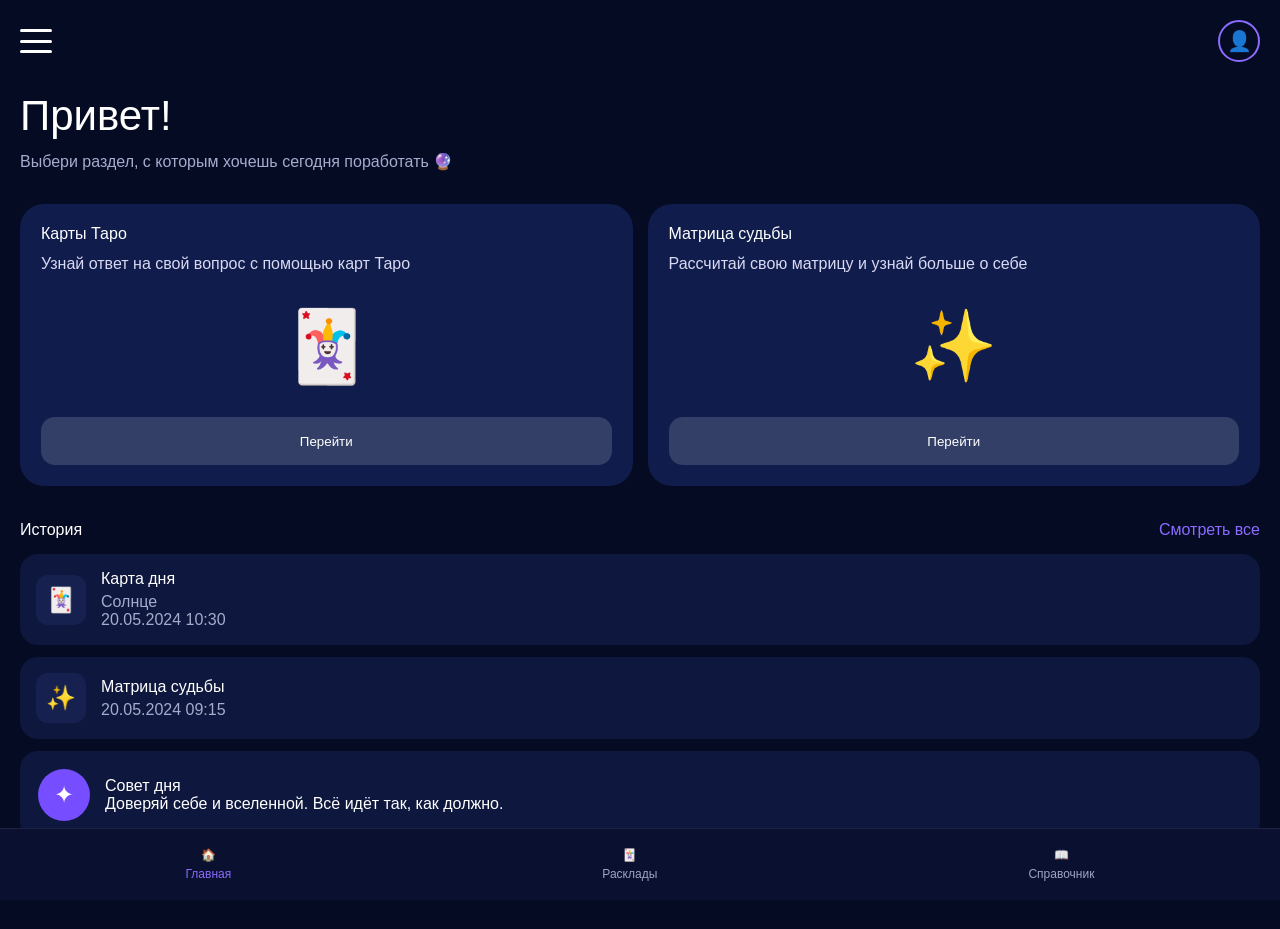
<file: taroGUI/template/index.html>
<!DOCTYPE html>
<html lang="ru">
<head>
<meta charset="UTF-8">
<meta name="viewport" content="width=device-width, initial-scale=1.0">

<title>Таро и Матрица Судьбы</title>
<link rel="stylesheet" href="../static/css/reset.css">
<link rel="stylesheet" href="../static/css/index.css">
</head>
<body>

<div class="overlay" id="overlay"></div>

<aside class="sidebar" id="sidebar">

    <h2>🔮 Меню</h2>

    <a href="#">Главная</a>
    <a href="./tarot.html">Карты Таро</a>
    <a href="./matrix.html">Матрица судьбы</a>
    <a href="./history.html">История</a>
    <a href="#">Справочник</a>
    <a href="#">Настройки</a>

</aside>

<div class="app">

    <header class="header">

        <button class="burger" id="burger">

            <span></span>
            <span></span>
            <span></span>

        </button>

        <div class="profile-btn">
            👤
        </div>

    </header>

    <section class="greeting">

        <h1>Привет!</h1>

        <p>
            Выбери раздел, с которым хочешь
            сегодня поработать 🔮
        </p>

    </section>

    <section class="cards">

        <div class="card tarot">

            <h2>Карты Таро</h2>

            <p>
                Узнай ответ на свой вопрос
                с помощью карт Таро
            </p>

            <div class="card-image">
                🃏
            </div>

            <button onclick="window.location.href='./tarot.html'">
                Перейти
            </button>

        </div>

        <div class="card matrix">

            <h2>Матрица судьбы</h2>

            <p>
                Рассчитай свою матрицу
                и узнай больше о себе
            </p>

            <div class="card-image">
                ✨
            </div>

            <button onclick="window.location.href='./matrix.html'">
                Перейти
            </button>

        </div>

    </section>

    <section class="history">

        <div class="history-header">

            <h2>История</h2>

            <a href="./history.html">Смотреть все</a>

        </div>

        <div class="history-item">

            <div class="history-icon">🃏</div>

            <div>

                <h3>Карта дня</h3>

                <p>Солнце</p>

                <span>20.05.2024 10:30</span>

            </div>

        </div>

        <div class="history-item">

            <div class="history-icon">✨</div>

            <div>

                <h3>Матрица судьбы</h3>

                <span>20.05.2024 09:15</span>

            </div>

        </div>

        <div class="tip-card">

            <div class="tip-icon">
                ✦
            </div>

            <div>

                <h3>Совет дня</h3>

                <p>
                    Доверяй себе и вселенной.
                    Всё идёт так, как должно.
                </p>

            </div>

        </div>

    </section>

</div>

<nav class="bottom-nav">

    <a href="#" class="active">
        🏠
        <span>Главная</span>
    </a>

    <a href="#">
        🃏
        <span>Расклады</span>
    </a>

    <a href="#">
        📖
        <span>Справочник</span>
    </a>

</nav>

<script src="../static/js/index.js"></script>

</body>
</html>
</file>
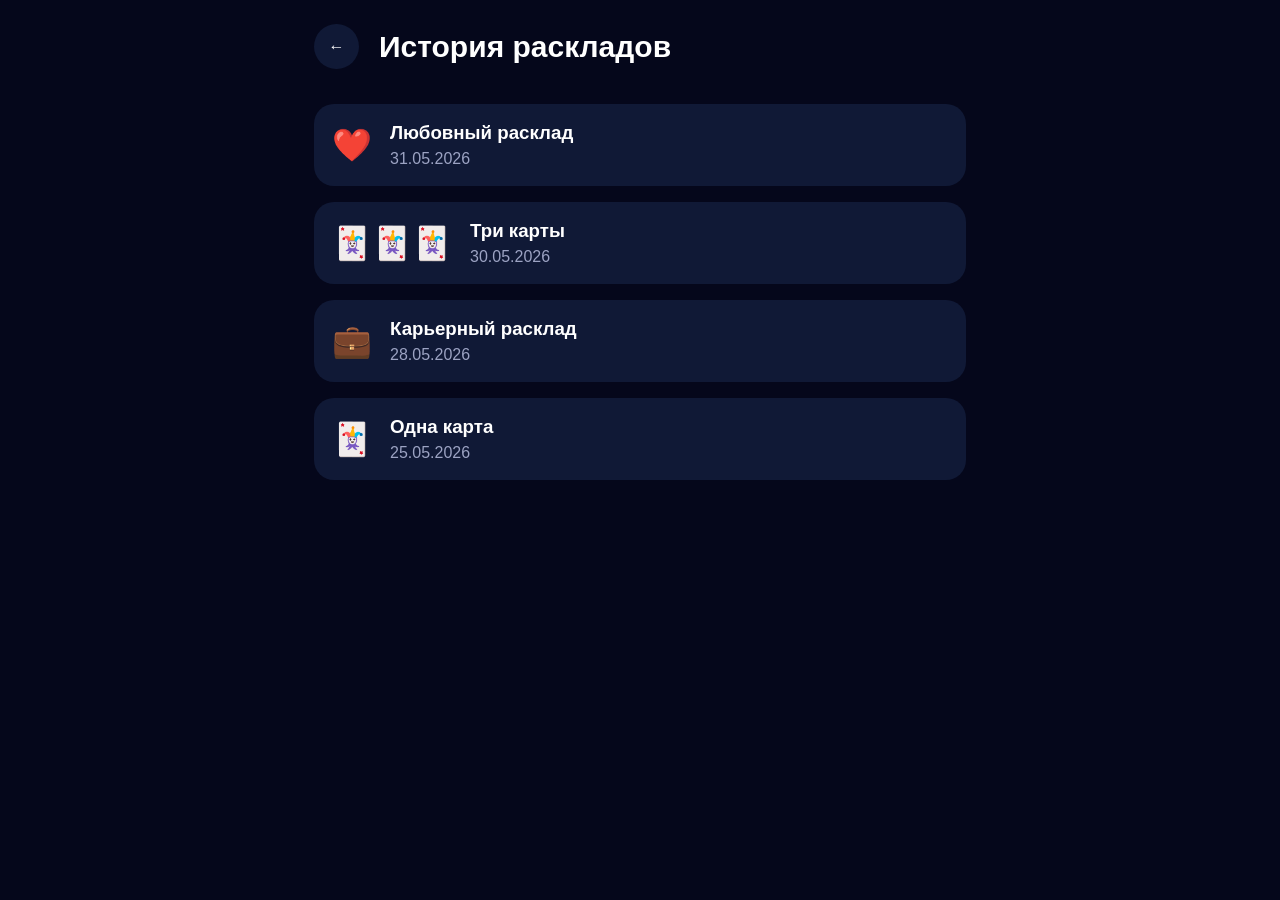
<file: taroGUI/template/history.html>
<!DOCTYPE html>
<html lang="ru">
<head>
    <meta charset="UTF-8">
    <meta name="viewport" content="width=device-width, initial-scale=1.0">
    <title>История раскладов</title>

    <link rel="stylesheet" href="../static/css/history.css">
</head>
<body>

<div class="container">

    <header class="header">

        <a href="./tarot.html" class="back-btn">
            ←
        </a>

        <h1>История раскладов</h1>

    </header>

    <section class="history-list">

        <div class="history-card"
            data-type="love"
            data-title="Любовный расклад"
            data-question="Что меня ждёт в отношениях?">

            <div class="history-icon">❤️</div>

            <div class="history-info">
                <h3>Любовный расклад</h3>
                <p>31.05.2026</p>
            </div>

        </div>

        <div class="history-card"
            data-type="three"
            data-title="Три карты"
            data-question="Что ждёт меня в ближайшем будущем?">

            <div class="history-icon">🃏🃏🃏</div>

            <div class="history-info">
                <h3>Три карты</h3>
                <p>30.05.2026</p>
            </div>

        </div>

        <div class="history-card">

            <div class="history-icon">
                💼
            </div>

            <div class="history-info">
                <h3>Карьерный расклад</h3>
                <p>28.05.2026</p>
            </div>

        </div>

        <div class="history-card">

            <div class="history-icon">
                🃏
            </div>

            <div class="history-info">
                <h3>Одна карта</h3>
                <p>25.05.2026</p>
            </div>

        </div>

    </section>

</div>
<script src="../static/js/history.js"></script>
</body>
</html>
</file>
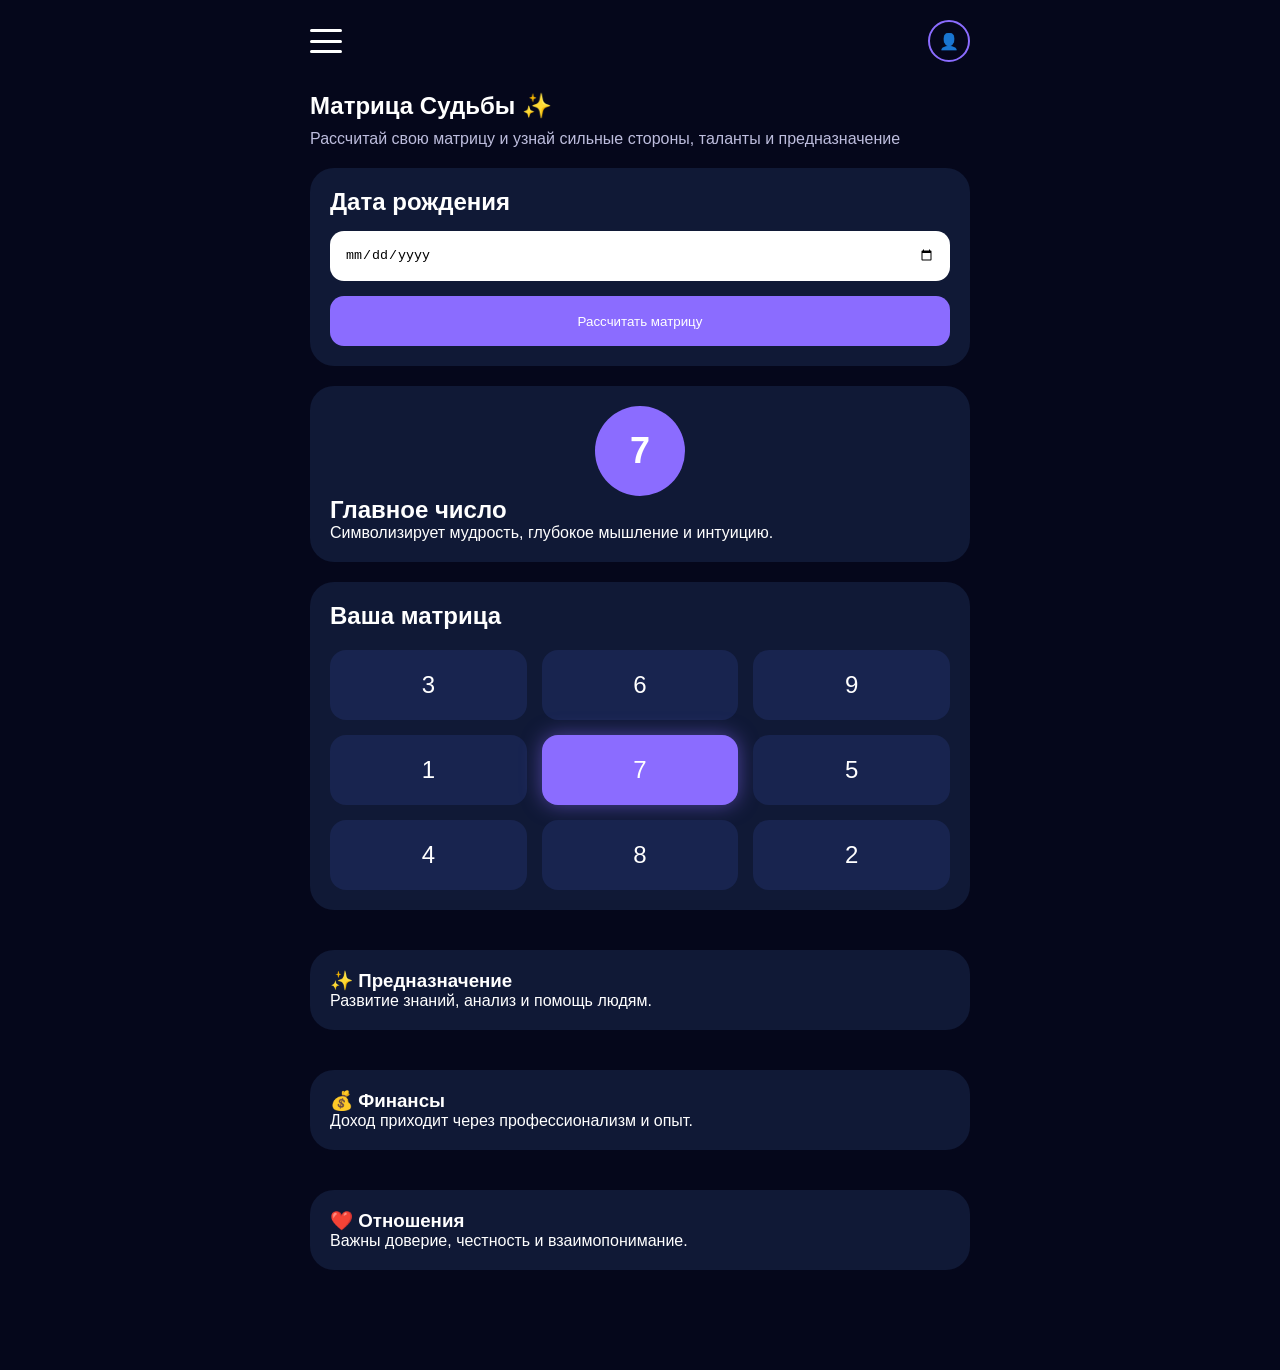
<file: taroGUI/template/matrix.html>
<!DOCTYPE html>
<html lang="ru">
<head>
    <meta charset="UTF-8">
    <meta name="viewport" content="width=device-width, initial-scale=1.0">
    <title>Матрица Судьбы</title>

    <link rel="stylesheet" href="../static/css/matrix.css">
</head>
<body>

<div class="overlay" id="overlay"></div>

<aside class="sidebar" id="sidebar">

    <h2>🔮 Меню</h2>

    <a href="./index.html">Главная</a>
    <a href="./tarot.html">Карты Таро</a>
    <a href="./history.html">История</a>
    <a href="#">Справочник</a>
    <a href="#">Настройки</a>

</aside>

<div class="container">

    <header class="header">

        <button class="burger" id="burger">

            <span></span>
            <span></span>
            <span></span>

        </button>

        <div class="profile-btn">
            👤
        </div>

    </header>

    <section class="hero">

        <h1>Матрица Судьбы ✨</h1>

        <p>
            Рассчитай свою матрицу и узнай
            сильные стороны, таланты и предназначение
        </p>

    </section>

    <section class="calculator-card">

        <h2>Дата рождения</h2>

        <input
            type="date"
            class="date-input"
        >

        <button class="calculate-btn">
            Рассчитать матрицу
        </button>

    </section>

    <section class="result-card">

        <div class="main-number">
            7
        </div>

        <h2>Главное число</h2>

        <p>
            Символизирует мудрость,
            глубокое мышление и интуицию.
        </p>

    </section>

    <section class="matrix-card">

        <h2>Ваша матрица</h2>

        <div class="matrix-grid">

            <div class="cell">3</div>

            <div class="cell">6</div>
            <div class="cell">9</div>

            <div class="cell">1</div>
            <div class="cell active">7</div>
            <div class="cell">5</div>

            <div class="cell">4</div>
            <div class="cell">8</div>

            <div class="cell">2</div>

        </div>

    </section>

    <section class="description">

        <div class="info-card">

            <h3>✨ Предназначение</h3>

            <p>
                Развитие знаний,
                анализ и помощь людям.
            </p>

        </div>

        <div class="info-card">

            <h3>💰 Финансы</h3>

            <p>
                Доход приходит через
                профессионализм и опыт.
            </p>

        </div>

        <div class="info-card">

            <h3>❤️ Отношения</h3>

            <p>
                Важны доверие,
                честность и взаимопонимание.
            </p>

        </div>

    </section>

</div>

<script src="../static/js/matrix.js"></script>

</body>
</html>
</file>
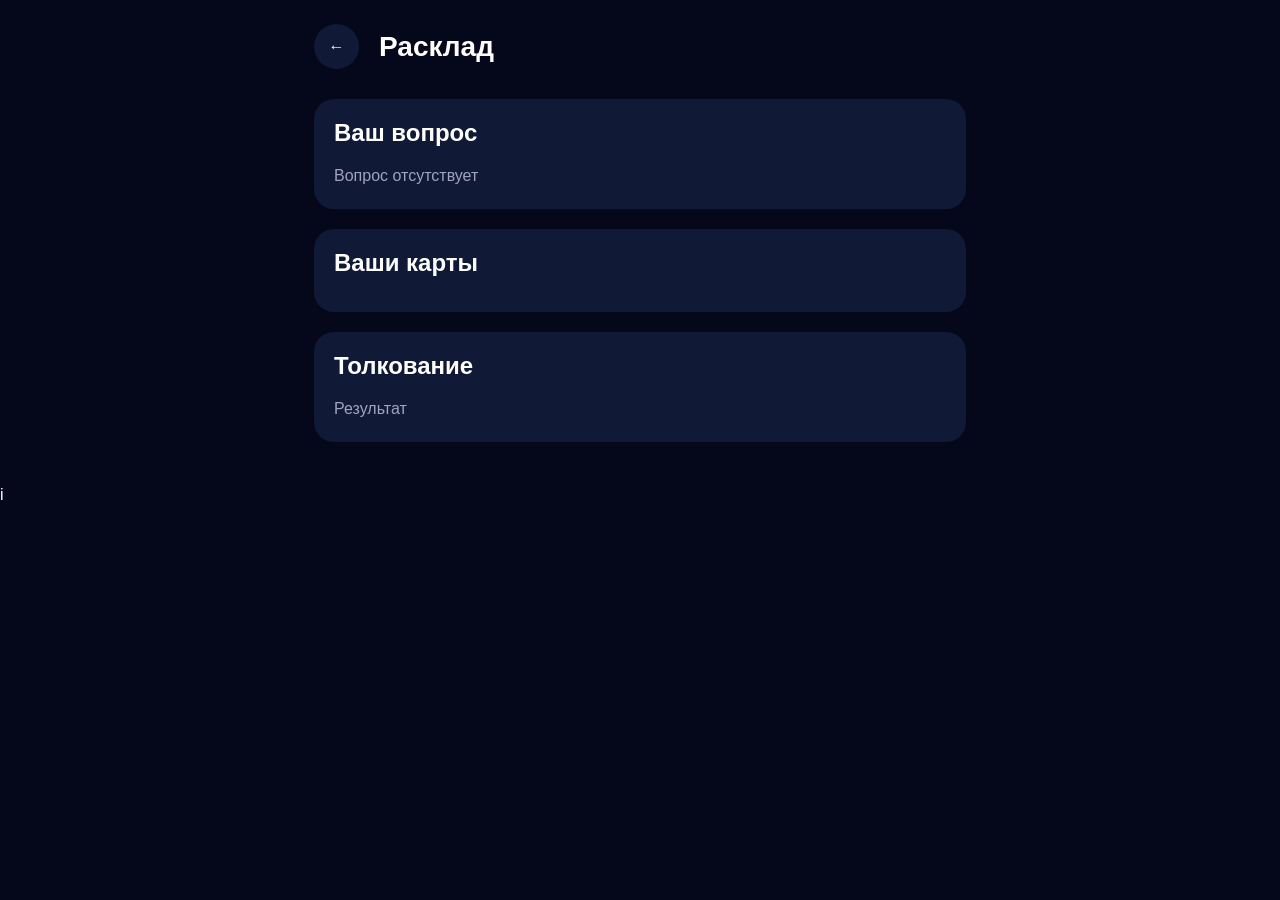
<file: taroGUI/template/spread.html>
<!DOCTYPE html>
<html lang="ru">
<head>
    <meta charset="UTF-8">
    <meta name="viewport" content="width=device-width, initial-scale=1.0">
    <title>Расклад Таро</title>

    <link rel="stylesheet" href="../static/css/spread.css">
</head>
<body>

<div class="container">

    <header class="header">

        <a href="./tarot.html" class="back-btn">
            ←
        </a>

        <h1 id="spreadName">Любовный расклад</h1>

    </header>

    <section class="question-block">

        <h2>Ваш вопрос</h2>

        <p id="spreadQuestion">
            Что меня ждёт в отношениях?
        </p>

    </section>

    <section class="cards-section">

        <h2>Ваши карты</h2>

        <div class="cards">

            <div class="tarot-card">
                <span>🃏</span>
                <p>Карта 1</p>
            </div>

            <div class="tarot-card">
                <span>🃏</span>
                <p>Карта 2</p>
            </div>

            <div class="tarot-card">
                <span>🃏</span>
                <p>Карта 3</p>
            </div>

        </div>

    </section>

    <section class="interpretation">

        <h2>Толкование</h2>

        <p>
            Результат
        </p>

    </section>

</div>
<script src="../static/js/spread.js"></script>i
</body>
</html>
</file>
<file: taroGUI/static/css/index.css>
*{
    margin:0;
    padding:0;
    box-sizing:border-box;
}

body{
    font-family:Arial, Helvetica, sans-serif;
    background:#050b23;
    color:white;
    min-height:100vh;
}

/* ======================
   OVERLAY
====================== */

.overlay{
    position:fixed;
    inset:0;

    background:rgba(0,0,0,.6);

    opacity:0;
    visibility:hidden;

    transition:.3s;

    z-index:998;
}

.overlay.active{
    opacity:1;
    visibility:visible;
}

/* ======================
   SIDEBAR
====================== */

.sidebar{
    position:fixed;

    top:0;
    left:-280px;

    width:280px;
    height:100vh;

    background:#0d1538;

    padding:30px 20px;

    display:flex;
    flex-direction:column;

    z-index:999;

    transition:.35s ease;
}

.sidebar.active{
    left:0;
    padding-top: 80px;
}

.sidebar h2{
    margin-bottom:30px;
}

.sidebar a{
    color:white;
    text-decoration:none;
    padding:15px 0;
    border-bottom:1px solid rgba(255,255,255,.08);
}

/* ======================
   APP
====================== */

.app{
    padding:20px;
    padding-bottom:90px;
}

/* ======================
   HEADER
====================== */

.header{
    display:flex;
    justify-content:space-between;
    align-items:center;

    margin-bottom:30px;
}

/* ======================
   BURGER
====================== */

.burger{
    width:32px;
    height:24px;

    display:flex;
    flex-direction:column;
    justify-content:space-between;

    background:none;
    border:none;

    cursor:pointer;
    z-index:1000;
}

.burger span{
    width:100%;
    height:3px;

    background:white;

    border-radius:10px;

    transition:.3s;
}

.burger.active span:nth-child(1){
    transform:
        translateY(10px)
        rotate(45deg);
}

.burger.active span:nth-child(2){
    opacity:0;
}

.burger.active span:nth-child(3){
    transform:
        translateY(-10px)
        rotate(-45deg);
}

.burger.active{
    position: fixed;
    left: 20px;
    top: 25px;
}

.profile-btn{
    width:42px;
    height:42px;

    border-radius:50%;

    border:2px solid #8b6cff;

    display:flex;
    justify-content:center;
    align-items:center;

    color:#8b6cff;
    font-size:20px;
}

/* ======================
   GREETING
====================== */

.greeting h1{
    font-size:42px;
    margin-bottom:10px;
}

.greeting p{
    color:#a6accd;
    line-height:1.5;
}

/* ======================
   FEATURE CARDS
====================== */

.cards{
    display:flex;
    gap:15px;
    margin-top:30px;
}

.card{
    flex:1;

    position:relative;

    border-radius:24px;
    padding:20px;

    display:flex;
    flex-direction:column;

    cursor:pointer;

    border:1px solid transparent;

    transition:
        transform .3s ease,
        box-shadow .3s ease,
        border-color .3s ease;
}

/* Свечение карточки */

.card::before{
    content:"";

    position:absolute;
    inset:0;

    border-radius:24px;

    background:radial-gradient(
        circle at top,
        rgba(255,255,255,.15),
        transparent 70%
    );

    opacity:0;

    transition:opacity .3s ease;

    pointer-events:none;
}

.card:hover{
    transform:translateY(-8px);

    border-color:#8b5cf6;

    box-shadow:
        0 0 25px rgba(139,92,246,.35),
        0 10px 35px rgba(0,0,0,.35);
}

.card:hover::before{
    opacity:1;
}

.tarot{
    background:#101d4c;

}

.matrix{
    background:#101d4c;
}

.tarot:hover, .matrix:hover{
    background:linear-gradient(
        180deg,
        #6441d8,
        #4f34b0
    );
}

.card h2{
    margin-bottom:10px;
    transition:color .3s ease;
}

.card:hover h2{
    color:#e9ddff;
}

.card p{
    color:#d9d9f3;
    line-height:1.4;
}

.card-image{
    flex:1;

    display:flex;
    justify-content:center;
    align-items:center;

    font-size:70px;

    margin:30px 0;

    transition:transform .3s ease;
}

.card:hover .card-image{
    transform:scale(1.12);
}

.card button{
    height:48px;

    border:none;

    border-radius:14px;

    background:rgba(255,255,255,.15);

    color:white;

    cursor:pointer;

    transition:
        background .3s ease,
        transform .3s ease;
}

.card:hover button{
    background:rgba(255,255,255,.25);
}

.card button:hover{
    transform:scale(1.03);
}

/* ======================
   HISTORY
====================== */

.history{
    margin-top:35px;
}

.history-header{
    display:flex;
    justify-content:space-between;
    align-items:center;

    margin-bottom:15px;
}

.history-header a{
    color:#8b6cff;
    text-decoration:none;
}

.history-item{
    background:#0e173d;

    border-radius:18px;

    padding:16px;

    display:flex;
    align-items:center;
    gap:15px;

    margin-bottom:12px;
}

.history-icon{
    width:50px;
    height:50px;

    border-radius:12px;

    background:#17214f;

    display:flex;
    justify-content:center;
    align-items:center;

    font-size:24px;
}

.history-item h3{
    margin-bottom:5px;
}

.history-item p,
.history-item span{
    color:#a6accd;
}

.tip-card{
    background:#0e173d;

    border-radius:18px;

    padding:18px;

    display:flex;
    align-items: center;

    gap:15px;
}

.tip-icon{
    width:52px;
    height:52px;

    border-radius:50%;

    background:#764dff;

    display:flex;
    justify-content:center;
    align-items:center;

    font-size:24px;
}

/* ======================
   BOTTOM NAV
====================== */

.bottom-nav{
    position:fixed;

    bottom:0;
    left:0;

    width:100%;
    height:72px;

    background:#0a1030;

    border-top:1px solid rgba(255,255,255,.08);

    display:flex;
    justify-content:space-around;
    align-items:center;
}

.bottom-nav a{
    color:#9ea4c3;

    text-decoration:none;

    display:flex;
    flex-direction:column;
    align-items:center;

    gap:5px;

    font-size:12px;
}

.bottom-nav .active{
    color:#8b6cff;
}

/* ======================
   MOBILE
====================== */

@media(max-width:768px){

    .cards{
        flex-direction:column;
    }

    .greeting h1{
        font-size:34px;
    }

    .tip-icon{
        width: 50px;
        height: 50px;
        margin-right: 15px;
        aspect-ratio: 1;
    }

    .tip-card{
        gap: 0;
    }
}
</file>
<file: taroGUI/static/css/history.css>
*{
    margin:0;
    padding:0;
    box-sizing:border-box;
}

body{
    background:#05071b;
    color:white;
    font-family:"Segoe UI",sans-serif;
}

.container{
    max-width:700px;
    margin:auto;
    padding:24px;
}

.header{
    display:flex;
    align-items:center;
    gap:20px;

    margin-bottom:35px;
}

.back-btn{
    width:45px;
    height:45px;

    display:flex;
    justify-content:center;
    align-items:center;

    border-radius:50%;

    background:#101936;

    color:white;

    text-decoration:none;
}

.header h1{
    font-size:30px;
}

.history-list{
    display:flex;
    flex-direction:column;
    gap:16px;
}

.history-card{
    background:#101936;

    border-radius:20px;

    padding:18px;

    display:flex;
    align-items:center;

    gap:18px;

    cursor:pointer;

    transition:.3s;
}

.history-card:hover{
    transform:translateY(-3px);
}

.history-icon{
    font-size:32px;
}

.history-info h3{
    margin-bottom:6px;
}

.history-info p{
    color:#9ca3c3;
}
</file>
<file: taroGUI/static/css/matrix.css>
*{
    margin:0;
    padding:0;
    box-sizing:border-box;
}

body{
    background:#05071b;
    color:white;
    font-family:Segoe UI, sans-serif;
}

.container{
    max-width:700px;
    margin:auto;
    padding:20px;
    padding-bottom:100px;
}

/* HEADER */

.header{
    display:flex;
    justify-content:space-between;
    align-items:center;
}

.profile-btn{
    width:42px;
    height:42px;

    border-radius:50%;

    border:2px solid #8b6cff;

    display:flex;
    justify-content:center;
    align-items:center;
}

/* BURGER */

.burger{
    width:32px;
    height:24px;

    display:flex;
    flex-direction:column;
    justify-content:space-between;

    background:none;
    border:none;

    cursor:pointer;
    z-index:1000;
}

.burger span{
    width:100%;
    height:3px;

    background:white;

    border-radius:10px;

    transition:.3s;
}

.burger.active span:nth-child(1){
    transform:translateY(10px) rotate(45deg);
}

.burger.active span:nth-child(2){
    opacity:0;
}

.burger.active span:nth-child(3){
    transform:translateY(-10px) rotate(-45deg);
}

.burger.active{
    position:fixed;
    top:20px;
    left:20px;
}

/* SIDEBAR */

.sidebar{
    position:fixed;
    left:-280px;
    top:0;

    width:260px;
    height:100vh;

    background:#0b1028;

    padding:90px 20px;

    transition:.3s;

    z-index:999;
}

.sidebar.active{
    left:0;
}

.sidebar h2{
    margin-bottom:30px;
}

.sidebar a{
    display:block;
    color:white;
    text-decoration:none;
    margin-bottom:20px;
}

.sidebar a:hover{
    color:#8b6cff;
}

/* OVERLAY */

.overlay{
    position:fixed;
    inset:0;

    background:rgba(0,0,0,.6);

    opacity:0;
    visibility:hidden;

    transition:.3s;

    z-index:998;
}

.overlay.active{
    opacity:1;
    visibility:visible;
}

/* HERO */

.hero{
    margin-top:30px;
}

.hero h1{
    margin-bottom:10px;
}

.hero p{
    color:#bdbddd;
}

/* CARDS */

.calculator-card,
.result-card,
.matrix-card,
.info-card{
    background:#101936;

    border-radius:24px;

    padding:20px;

    margin-top:20px;
}

.date-input{
    width:100%;

    margin-top:15px;

    height:50px;

    border:none;

    border-radius:14px;

    padding:0 15px;
}

.calculate-btn{
    width:100%;

    height:50px;

    margin-top:15px;

    border:none;

    border-radius:14px;

    background:#8b6cff;

    color:white;

    cursor:pointer;
}

/* RESULT */

.main-number{
    width:90px;
    height:90px;

    margin:auto;

    border-radius:50%;

    background:#8b6cff;

    display:flex;
    justify-content:center;
    align-items:center;

    font-size:36px;
    font-weight:bold;
}

/* MATRIX */

.matrix-grid{
    margin-top:20px;

    display:grid;

    grid-template-columns:repeat(3,1fr);

    gap:15px;
}

.cell{
    height:70px;

    border-radius:16px;

    background:#18244f;

    display:flex;
    justify-content:center;
    align-items:center;

    font-size:24px;
}

.cell.active{
    background:#8b6cff;

    box-shadow:0 0 20px rgba(139,108,255,.5);
}

.description{
    display:flex;
    flex-direction:column;
    gap:20px;

    margin-top:20px;
}
</file>
<file: taroGUI/static/css/spread.css>
*{
    margin:0;
    padding:0;
    box-sizing:border-box;
}

body{
    background:#05071b;
    color:white;
    font-family:"Segoe UI",sans-serif;
}

.container{
    max-width:700px;
    margin:auto;
    padding:24px;
}

.header{
    display:flex;
    align-items:center;
    gap:20px;

    margin-bottom:30px;
}

.back-btn{
    width:45px;
    height:45px;

    display:flex;
    justify-content:center;
    align-items:center;

    border-radius:50%;

    text-decoration:none;

    color:white;

    background:#101936;
}

.header h1{
    font-size:28px;
}

.question-block,
.cards-section,
.interpretation{
    background:#101936;

    border-radius:20px;

    padding:20px;

    margin-bottom:20px;
}

.question-block h2,
.cards-section h2,
.interpretation h2{
    margin-bottom:15px;
}

.question-block p,
.interpretation p{
    color:#a0a4c0;
    line-height:1.7;
}

.cards{
    display:flex;
    gap:15px;

    flex-wrap:wrap;
}

.tarot-card{
    flex:1;

    min-width:120px;

    height:180px;

    background:linear-gradient(
        145deg,
        #4f2c92,
        #2a1e58
    );

    border-radius:18px;

    display:flex;
    flex-direction:column;
    justify-content:center;
    align-items:center;

    cursor:pointer;

    transition:.3s;
}

.tarot-card:hover{
    transform:translateY(-5px);
}

.tarot-card span{
    font-size:50px;
    margin-bottom:10px;
}
</file>
